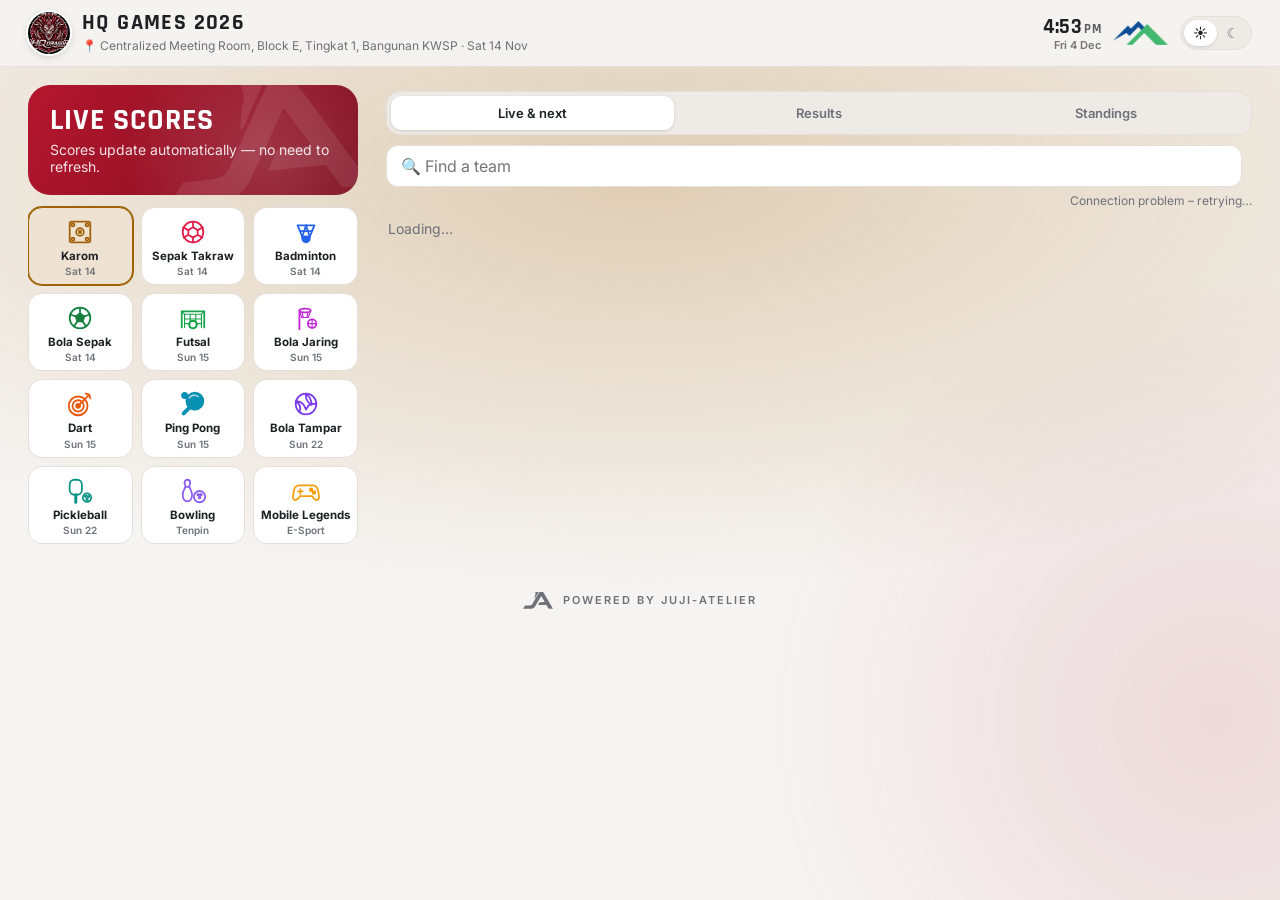
<file: index.html>
<!doctype html>
<html lang="en">
<head>
<meta charset="utf-8">
<meta name="viewport" content="width=device-width, initial-scale=1">
<link rel="icon" type="image/png" sizes="48x48" href="img/favicon-48.png">
<link rel="icon" type="image/png" sizes="192x192" href="img/icon-192.png">
<link rel="apple-touch-icon" href="img/apple-touch-icon.png">
<meta name="description" content="Live scores, results and standings · Kompleks Sukan Tun Adnan · 14–15 Nov">
<meta property="og:type" content="website">
<meta property="og:site_name" content="HQ Games 2026">
<meta property="og:title" content="HQ Games 2026 · Live Scores">
<meta property="og:description" content="Live scores, results and standings · Kompleks Sukan Tun Adnan · 14–15 Nov">
<meta property="og:image" content="https://juji-atelier.github.io/ja-scoring/img/og.jpg">
<meta property="og:image:width" content="1200">
<meta property="og:image:height" content="630">
<meta name="twitter:card" content="summary_large_image">
<title>HQ Games 2026 · Live Scores</title>
<script>location.replace("live/" + location.hash);</script>
<meta http-equiv="refresh" content="0; url=live/">
</head>
<body><a href="live/">Open live scores</a></body>
</html>
</file>
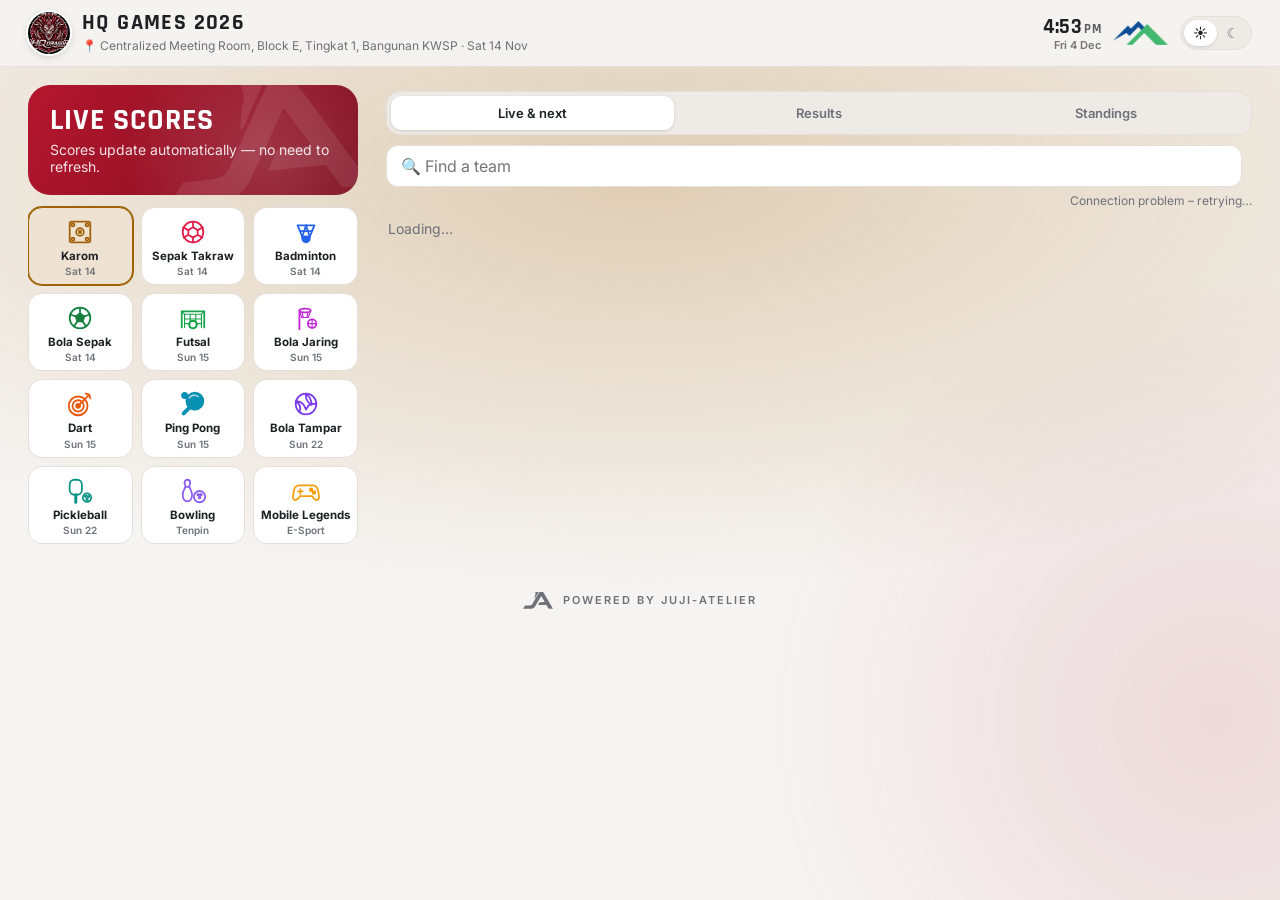
<file: live/index.html>
<!doctype html>
<html lang="en">
<head>
<meta charset="utf-8">
<meta name="viewport" content="width=device-width, initial-scale=1, viewport-fit=cover">
<link rel="icon" type="image/png" sizes="48x48" href="../img/favicon-48.png">
<link rel="icon" type="image/png" sizes="192x192" href="../img/icon-192.png">
<link rel="apple-touch-icon" href="../img/apple-touch-icon.png">
<meta name="description" content="Live scores, results and standings · Kompleks Sukan Tun Adnan · 14–15 Nov">
<meta property="og:type" content="website">
<meta property="og:site_name" content="HQ Games 2026">
<meta property="og:title" content="HQ Games 2026 · Live Scores">
<meta property="og:description" content="Live scores, results and standings · Kompleks Sukan Tun Adnan · 14–15 Nov">
<meta property="og:image" content="https://juji-atelier.github.io/ja-scoring/img/og.jpg">
<meta property="og:image:width" content="1200">
<meta property="og:image:height" content="630">
<meta name="twitter:card" content="summary_large_image">
<meta name="theme-color" content="#F6F4F2">
<title>Live Scores</title>
<link rel="stylesheet" href="../css/theme.css?v=20261115f">
<script src="../js/theme.js?v=20261115f"></script>
<style>
:root{--sport:var(--acc);--text:var(--ink);--muted:var(--mute)}
*{box-sizing:border-box}
html,body{margin:0;font-family:Inter,system-ui,sans-serif;-webkit-font-smoothing:antialiased}
.cond{font-family:Rajdhani,Inter,sans-serif}
.wrap{max-width:860px;margin:0 auto;padding:0 18px}
/* header */
.hd{position:sticky;top:0;z-index:6;background:color-mix(in srgb,var(--bg) 90%,transparent);backdrop-filter:blur(10px);-webkit-backdrop-filter:blur(10px);border-bottom:1px solid var(--line)}
.hd .wrap{display:flex;align-items:center;gap:12px;height:66px}
.hd .brand b{display:block;font-family:Rajdhani,Inter;font-size:22px;letter-spacing:1.4px;line-height:1;text-transform:uppercase}
.hd .brand small{color:var(--mute);font-size:12px}
.hd .sp{flex:1}
/* hero */
.hero{background:var(--hero);color:#fff;border-radius:22px;margin:18px 0 14px;padding:22px 26px;position:relative;overflow:hidden}
.hero:after{content:"";position:absolute;right:-70px;top:-90px;width:320px;height:320px;border-radius:50%;background:radial-gradient(#ffffff26,transparent 65%)}
.hero h1{margin:0;font-family:Rajdhani,Inter;font-size:36px;letter-spacing:1px;line-height:1;text-transform:uppercase;position:relative}
.hero p{margin:6px 0 0;opacity:.88;font-size:14px;position:relative}
.note{margin-top:12px;background:#0000002e;border-radius:10px;padding:8px 12px;font-size:14px;position:relative}
/* scorer announcement */
.ann{display:flex;gap:12px;align-items:flex-start;margin:4px 0 14px;padding:13px 15px;border-radius:14px;
  background:color-mix(in srgb,#F2B544 18%,var(--card));border:1px solid color-mix(in srgb,#F2B544 55%,var(--line));border-left:5px solid var(--sport)}
.ann .ai{font-size:22px;line-height:1}
.ann b{display:block;font-size:16px;line-height:1.3;word-break:break-word}
.ann small{display:block;color:var(--mute);font-size:12px;margin-top:3px}
/* sport chips */
nav{display:flex;gap:8px;overflow-x:auto;padding:2px 0 6px;scrollbar-width:none}
nav::-webkit-scrollbar{display:none}
@media(min-width:700px){nav{flex-wrap:wrap;overflow:visible}}
nav a{flex:none;display:flex;align-items:center;gap:7px;text-decoration:none;color:var(--mute);background:var(--card);border:1px solid var(--line);border-radius:999px;padding:8px 14px;font-weight:600;font-size:13px;line-height:1.1}
nav a:before{content:"";width:8px;height:8px;border-radius:50%;background:var(--c,var(--acc));flex:none}
nav a small{display:none}
nav a.on{background:var(--acc);border-color:var(--acc);color:var(--acc-ink)}
nav a.on:before{background:#fff}
main{padding-bottom:10px}
.sub{display:flex;gap:4px;margin:12px 0 4px;background:var(--bg2);border:1px solid var(--line);padding:4px;border-radius:14px}
.sub button{flex:1;font:inherit;font-weight:600;font-size:13px;color:var(--mute);background:none;border:0;border-radius:10px;padding:9px 6px;cursor:pointer}
.sub button.on{background:var(--card);color:var(--ink);box-shadow:0 1px 3px #0002}
h2{font-size:12px;letter-spacing:.14em;text-transform:uppercase;color:var(--mute);margin:22px 2px 10px;display:flex;align-items:center;gap:10px;font-weight:700}
h2 .lv{display:inline-flex;align-items:center;gap:6px;color:var(--live);font-size:11px;letter-spacing:1px}
h2 .lv:before{content:"";width:7px;height:7px;border-radius:50%;background:var(--live);animation:japulse 1.6s infinite}
.m{background:var(--card);border:1px solid var(--line);border-radius:18px;padding:14px 18px;margin:10px 0;box-shadow:var(--shadow)}
.m .meta{display:flex;gap:8px;font-size:12px;color:var(--mute);flex-wrap:wrap;align-items:center;margin-bottom:6px}
.m .meta:before{content:"";width:8px;height:8px;border-radius:3px;background:var(--sport)}
.m .meta .st{margin-left:auto;color:var(--mute);font-weight:700;letter-spacing:.06em;text-transform:uppercase;font-size:11px}
.m.live .meta .st{color:var(--live)}
.r{display:grid;grid-template-columns:10px 1fr auto auto;gap:10px;align-items:center;padding:4px 0}
.r .dot{width:7px;height:7px;border-radius:50%}
.r .dot.on{background:var(--gold);box-shadow:0 0 0 3px color-mix(in srgb,var(--gold) 30%,transparent)}
.r .n{font-size:16px;font-weight:600;overflow:hidden;text-overflow:ellipsis;white-space:nowrap}
.r .n .pl{display:block;font-size:12.5px;font-weight:400;color:var(--muted);overflow:hidden;text-overflow:ellipsis}
.r .s{font-size:13px;color:var(--mute);font-weight:600;min-width:22px;text-align:right;font-variant-numeric:tabular-nums}
.r .b{font-family:Inter,sans-serif;font-size:26px;font-weight:800;min-width:42px;text-align:right;font-variant-numeric:tabular-nums;line-height:1.05}
.r.win .n:after{content:" ✓";color:var(--gold);font-size:13px}
.r.win .b{color:var(--acc)}
.tag{background:var(--acc-soft);color:var(--acc);font-size:10px;font-weight:800;border-radius:5px;padding:2px 6px;margin-left:6px;vertical-align:middle}
.h{font-size:12px;color:var(--mute);margin-top:8px;padding-top:8px;border-top:1px dashed var(--line);font-variant-numeric:tabular-nums}
/* finished matches: one compact strip each, two across on a wide screen */
.rgrid{display:grid;grid-template-columns:repeat(auto-fill,minmax(min(420px,100%),1fr));gap:10px;margin:10px 0}
.rc{position:relative;isolation:isolate;background:var(--card);border:1px solid var(--line);border-left:4px solid var(--cc,var(--sport));
  border-radius:14px;padding:9px 14px 8px;box-shadow:var(--shadow);overflow:hidden}
.rc:before{content:"";position:absolute;inset:0;z-index:-1;pointer-events:none;
  background:linear-gradient(90deg,color-mix(in srgb,var(--cc,var(--sport)) 14%,transparent),transparent 55%)}
.rc.wb:before{background:linear-gradient(270deg,color-mix(in srgb,var(--cc,var(--sport)) 14%,transparent),transparent 55%)}
.rc .rh{display:flex;gap:8px;align-items:center;font-size:11px;color:var(--mute);margin-bottom:5px;white-space:nowrap;overflow:hidden}
.rc .rh .evc{color:var(--cc,var(--mute));font-weight:800}
.rc .rh .ctb{background:var(--ink);color:var(--bg);border-radius:5px;padding:0 6px;font-weight:900;font-size:10.5px}
.rc .rh .st{margin-left:auto;font-weight:800;letter-spacing:.1em;text-transform:uppercase;font-size:10px}
.rc .rb{display:grid;grid-template-columns:minmax(0,1fr) auto minmax(0,1fr);align-items:center;gap:12px}
.rc .rt{min-width:0}
.rc .rt.b{text-align:right}
.rc .rt b{display:block;font-size:15px;font-weight:700;white-space:nowrap;overflow:hidden;text-overflow:ellipsis}
.rc .rt.w b{font-weight:900}
.rc .rt.l b{color:var(--mute);font-weight:600}
.rc .rt small{display:block;font-size:11px;color:var(--muted);white-space:nowrap;overflow:hidden;text-overflow:ellipsis;margin-top:1px}
.rc .rt.me b{color:var(--acc)}
.rc .rs{display:flex;align-items:center;gap:6px;font-family:Inter,sans-serif;font-size:24px;font-weight:900;line-height:1;font-variant-numeric:tabular-nums}
.rc .rs span{color:var(--mute)}
.rc .rs span.w{color:var(--acc)}
.rc .rs i{font-style:normal;font-size:15px;color:var(--mute)}
.rc .hh{font-size:11px;color:var(--mute);margin-top:6px;padding-top:5px;border-top:1px dashed var(--line);white-space:nowrap;overflow:hidden;text-overflow:ellipsis}
.empty{color:var(--mute);padding:12px 2px;font-size:14px}
.donebar{margin:4px 0 10px;padding:10px 14px;border-radius:12px;font-size:14px;background:color-mix(in srgb,#16a34a 16%,var(--card));border:1px solid color-mix(in srgb,#16a34a 45%,var(--line))}
table{width:100%;border-collapse:separate;border-spacing:0;font-size:14px;background:var(--card);border:1px solid var(--line);border-radius:16px;overflow:hidden;box-shadow:var(--shadow)}
th,td{padding:10px 8px;text-align:center;border-bottom:1px solid var(--line);font-variant-numeric:tabular-nums}
tr:last-child td{border-bottom:0}
th{font-size:11px;color:var(--mute);text-transform:uppercase;letter-spacing:.06em;background:var(--bg2)}
td.t,th.t{text-align:left;padding-left:14px}
tr:nth-child(2) td.t{font-weight:700}
tr:nth-child(2) td.t:before{content:"1";display:inline-grid;place-items:center;width:20px;height:20px;border-radius:6px;background:var(--gold);color:#fff;font-size:11px;font-weight:800;margin-right:8px}
/* find / follow / champion */
.findrow{display:flex;align-items:center;gap:10px;margin:10px 0 0}
.findrow input{flex:1;font:inherit;font-size:16px;background:var(--card);color:var(--ink);border:1px solid var(--line);border-radius:12px;padding:10px 14px}
.findrow span{color:var(--mute);font-size:12px;white-space:nowrap}
#findHits:not(:empty){display:flex;flex-wrap:wrap;gap:6px;margin-top:8px}
#findHits button,.fbar button{font:inherit;font-size:13px;font-weight:700;border-radius:999px;padding:7px 12px;border:1px solid var(--line);background:var(--card);color:var(--ink);cursor:pointer}
#findHits button.on{background:var(--gold);border-color:var(--gold);color:#fff}
.fbar{display:flex;align-items:center;gap:8px;flex-wrap:wrap;margin-top:10px;padding:10px 12px;border-radius:14px;background:color-mix(in srgb,var(--gold) 14%,var(--card));border:1px solid color-mix(in srgb,var(--gold) 45%,var(--line));font-size:14px}
.fbar b{flex:1;min-width:120px}
.fbar button.on{background:var(--gold);border-color:var(--gold);color:#fff}
.r .n.me{color:var(--gold);font-weight:800}
.r .n.me:before{content:"★ "}
mark{background:color-mix(in srgb,var(--warn) 40%,transparent);color:inherit;border-radius:3px;padding:0 1px}
tr.me td{background:color-mix(in srgb,var(--gold) 14%,var(--card))}
/* champions: a podium per category, side by side, confetti falling behind it */
.champs{display:grid;grid-template-columns:repeat(auto-fit,minmax(min(300px,100%),1fr));gap:12px;margin:14px 0 6px}
.champ{position:relative;overflow:hidden;isolation:isolate;border-radius:18px;padding:14px 14px 0;
  background:radial-gradient(120% 90% at 50% 0%,color-mix(in srgb,var(--cc,var(--sport)) 22%,var(--card)),var(--card) 70%);
  border:1px solid var(--line);border-top:4px solid var(--cc,var(--sport));box-shadow:var(--shadow);animation:chIn .6s var(--d,0s) both}
.champ .k{position:relative;z-index:1;text-align:center;display:flex;flex-direction:column;gap:2px;
  font-size:10.5px;font-weight:800;letter-spacing:.16em;text-transform:uppercase;color:var(--mute)}
.champ .k b{font-size:12px;letter-spacing:.08em;color:var(--cc,var(--ink))}
.podium{position:relative;z-index:1;display:grid;grid-template-columns:1fr 1.15fr 1fr;align-items:end;gap:6px;margin-top:10px}
.pl{display:flex;flex-direction:column;align-items:center;text-align:center;min-width:0}
.pl .nm{font-family:Rajdhani,Inter;font-weight:700;text-transform:uppercase;line-height:1.05;font-size:14px;margin-bottom:6px;
  display:-webkit-box;-webkit-line-clamp:2;-webkit-box-orient:vertical;overflow:hidden;word-break:break-word}
.pl.p1 .nm{font-size:18px}
.pl .cup{font-size:30px;line-height:1;margin-bottom:4px;filter:drop-shadow(0 4px 8px #0006);animation:chCup 2.6s ease-in-out infinite}
.pl .blk{width:100%;display:grid;place-items:center;border-radius:10px 10px 0 0;box-shadow:inset 0 2px 0 #fff6}
.pl .blk i{font-style:normal;font-family:Inter,sans-serif;font-weight:900;font-size:22px;color:#0009}
.pl.p1 .blk{height:74px;background:linear-gradient(180deg,#FFE08A,#D2A13A)}
.pl.p2 .blk{height:52px;background:linear-gradient(180deg,#F4F6FA,#A9B3BF)}
.pl.p3 .blk{height:36px;background:linear-gradient(180deg,#F3BD8A,#B06A32)}
.cf{position:absolute;inset:0;z-index:0;pointer-events:none}
.cf i{position:absolute;top:-12px;width:7px;height:11px;border-radius:2px;opacity:.9;animation:cfFall 4s linear infinite}
.cf i:nth-child(3n){width:6px;height:6px;border-radius:50%}
@keyframes cfFall{0%{transform:translateY(0) rotate(var(--r,0deg))}100%{transform:translateY(260px) rotate(calc(var(--r,0deg) + 540deg));opacity:0}}
@keyframes chIn{from{opacity:0;transform:translateY(10px) scale(.98)}to{opacity:1;transform:none}}
@keyframes chCup{0%,100%{transform:translateY(0) rotate(-4deg)}50%{transform:translateY(-4px) rotate(4deg)}}
@media (prefers-reduced-motion:reduce){.champ,.pl .cup,.cf i{animation:none}.cf{display:none}}
.upd{font-size:12px;color:var(--mute);text-align:right;margin-top:6px}
@media(max-width:600px){.wrap{padding:0 14px}.hd .wrap{height:60px;gap:8px}.hd .brand b{font-size:18px}.hd .brand small{display:none}.logo-org{height:16px}.logo-dragon{width:36px;height:36px}.hero{padding:20px}.hero h1{font-size:30px}}
/* JA splash: logo in the middle, then fades into the page (on open and on refresh) */
.jasplash{position:fixed;inset:0;z-index:999;display:flex;flex-direction:column;align-items:center;justify-content:center;gap:18px;background:radial-gradient(circle at 50% 42%,#2a2d35,#0e0f12 70%);animation:jasplashOut .6s ease 1.7s forwards}
.jasplash i{display:block;width:min(52vw,230px);aspect-ratio:140/79;background:linear-gradient(160deg,#fff,#c9ced6 45%,#8a9099);-webkit-mask:url(../img/ja.svg) center/contain no-repeat;mask:url(../img/ja.svg) center/contain no-repeat;opacity:0;animation:jasplashIn .7s cubic-bezier(.2,.7,.2,1) .1s forwards}
.jasplash u{display:block;height:2px;width:0;background:linear-gradient(90deg,transparent,#D2AC70,transparent);animation:jasplashLine .7s ease .5s forwards}
.jasplash b{font:600 12px/1 Inter,system-ui,sans-serif;letter-spacing:6px;padding-left:6px;color:#b8bec7;opacity:0;animation:jasplashIn .6s ease .7s forwards}
.nosplash .jasplash{display:none}
@keyframes jasplashIn{from{opacity:0;transform:scale(.9)}to{opacity:1;transform:none}}
@keyframes jasplashLine{to{width:min(40vw,170px)}}
@keyframes jasplashOut{to{opacity:0;visibility:hidden}}
@media(prefers-reduced-motion:reduce){.jasplash,.jasplash *{animation-duration:.01s!important;animation-delay:0s!important}.jasplash{animation-delay:1.2s!important}}
.evs{display:grid;grid-template-columns:1fr 1fr;gap:10px;margin-top:8px;padding-top:8px;border-top:1px dashed var(--line);font-size:12.5px;color:var(--mute)}
.evs span{display:block;line-height:1.5}.evs i{font-style:normal;opacity:.75}.evs>div:last-child{text-align:right}

/* ---------- sport grid (js/sportnav.js) inside the old nav ---------- */
nav.sgrid{overflow:visible;flex-wrap:nowrap;padding:0}
nav.sgrid a:before{content:none}
nav.sgrid a small{display:block}
/* ---------- livelier match cards ---------- */
.m{position:relative}
.m.hascat{border-left:5px solid var(--cc)}
html[data-theme="dark"] .m.hascat{--cc:var(--ccd)}
.m .meta:before{display:none}
.m .meta .ctb{background:var(--ink);color:var(--bg);border-radius:6px;padding:1px 7px;font-weight:900;font-size:11px}
.m .meta .evc{color:var(--cc,var(--mute));font-weight:800;letter-spacing:.02em}
.m .meta .ptb{background:linear-gradient(120deg,#D2AC70,#9a7442);color:#fff;border-radius:6px;padding:1px 7px;font-weight:900;font-size:10.5px;letter-spacing:.08em}
.r.lead .b{color:var(--acc)}
.m.flash{box-shadow:0 0 0 2px #D2AC70,0 0 26px #D2AC7088;transition:box-shadow .3s}
.r .b{position:relative}
.plus1{position:absolute;right:calc(100% + 6px);top:50%;transform:translateY(-50%);font:900 13px/1 Inter,sans-serif;font-style:normal;color:#9a7442;background:#fff6e5;border:1px solid #D2AC70;border-radius:7px;padding:3px 6px;animation:plusup 2.8s ease-out forwards}
@keyframes plusup{0%{opacity:0;transform:translateY(-20%)}12%{opacity:1;transform:translateY(-50%)}75%{opacity:1}100%{opacity:0;transform:translateY(-110%)}}
/* ---------- just finished ---------- */
.fin{margin:10px 0;border-radius:16px;overflow:hidden;border:1px solid #D2AC7088;background:var(--card);box-shadow:var(--shadow);animation:finin .5s ease-out}
.fin .bn{background:linear-gradient(120deg,#D2AC70,#9a7442);color:#fff;padding:9px 14px;font-weight:900;font-size:15px}
.fin .bd{padding:10px 14px;font-size:13.5px;color:var(--mute);line-height:1.45}.fin .bd b{color:var(--ink)}
@keyframes finin{from{opacity:0;transform:translateY(6px)}}
/* ---------- live status line ---------- */
.ldot{display:inline-block;width:7px;height:7px;border-radius:50%;background:#16a34a;margin-right:6px;vertical-align:1px;animation:japulse 1.6s infinite}
/* ---------- moving background glow in the sport's colour ---------- */
/* Two soft blobs on their own fixed layers, moved with transform only (GPU, no repaint). */
html{background:var(--bg)}body{background:transparent}
body::before,body::after{content:"";position:fixed;z-index:-1;pointer-events:none;will-change:transform}
body::before{inset:-25% -25% auto -25%;height:90vh;
  background:radial-gradient(closest-side, color-mix(in srgb, var(--sport) 26%, transparent), transparent);
  animation:jaDriftA 26s ease-in-out infinite alternate}
body::after{width:70vmax;height:70vmax;right:-30vmax;top:30vh;border-radius:50%;
  background:radial-gradient(closest-side, color-mix(in srgb, #B3202F 12%, transparent), transparent);
  animation:jaDriftB 34s ease-in-out infinite alternate}
html[data-theme="dark"] body::before{background:radial-gradient(closest-side, color-mix(in srgb, var(--sport) 38%, transparent), transparent)}
html[data-theme="dark"] body::after{background:radial-gradient(closest-side, color-mix(in srgb, #B3202F 20%, transparent), transparent)}
@keyframes jaDriftA{0%{transform:translate3d(-12%,-6%,0) scale(1)}50%{transform:translate3d(8%,2%,0) scale(1.12)}100%{transform:translate3d(14%,-4%,0) scale(.95)}}
@keyframes jaDriftB{0%{transform:translate3d(0,0,0) scale(1)}100%{transform:translate3d(-45vw,22vh,0) scale(1.25)}}
@media (prefers-reduced-motion:reduce){body::before,body::after{animation:none}}
@media (prefers-reduced-motion:reduce){.plus1,.fin,.ldot{animation:none}}
/* iPhone zooms into text boxes under 16px */
@media (pointer:coarse){input:not([type=checkbox]):not([type=radio]):not([type=file]),select,textarea{font-size:max(16px,1em)!important}}
/* ---------- big faded JA watermark on the right of the title card ---------- */
.hero:before{content:"";position:absolute;right:-2.5%;top:50%;height:104%;width:auto;aspect-ratio:140/79;transform:translateY(-50%) rotate(-6deg);background:#fff;opacity:.09;pointer-events:none;-webkit-mask:url(../img/ja.svg) center/contain no-repeat;mask:url(../img/ja.svg) center/contain no-repeat}
@media(max-width:600px){.hero:before{width:200px;height:114px;right:-40px;opacity:.08}}
/* ---------- up next, compact ---------- */
.nxg{margin:0 0 6px}
.nxh{font-weight:800;font-size:14px;margin:14px 0 6px;color:var(--ink)}
/* one box per court, sharing the row: two courts = two halves, six tables = three per row */
.nxl{display:grid;grid-template-columns:repeat(auto-fit,minmax(280px,1fr));gap:8px}
.nx{display:flex;flex-direction:column;gap:6px;background:var(--card);border:1px solid var(--line);border-left:4px solid var(--cc,var(--line));
  border-radius:12px;padding:10px 14px;min-width:0}
.nx .nh{display:flex;align-items:center;justify-content:space-between;gap:8px}
.nx .ctb{background:var(--ink);color:var(--bg);border-radius:6px;padding:1px 8px;font-weight:900;font-size:11px;white-space:nowrap}
.nx .nr{font-size:11px;color:var(--mute);text-align:right}
.nx .nt{display:flex;flex-wrap:wrap;align-items:baseline;column-gap:8px;font-weight:800;font-size:15px;line-height:1.3}
.nx .nt span{overflow-wrap:anywhere}
.nx .nt i{font-style:normal;font-size:11px;color:var(--mute);font-weight:600;line-height:1.2}
.nx.me{border-color:var(--acc);box-shadow:0 0 0 1px var(--acc) inset}
@media (max-width:600px){
  .nxl{grid-template-columns:1fr 1fr;gap:6px}
  .nx{padding:8px 10px;gap:4px}
  .nx .nh{flex-wrap:wrap;gap:4px}
  .nx .nt{font-size:13.5px;flex-direction:column;align-items:flex-start}
  .nx .nr{font-size:10.5px}
}
/* ---------- knockout bracket ---------- */
.bk{margin:6px 0 22px}
.bk h3{margin:0 0 10px;font-size:13px;letter-spacing:.06em;text-transform:uppercase;color:var(--mute);font-weight:800}
.bk .bscroll{overflow-x:auto;-webkit-overflow-scrolling:touch;padding-bottom:4px}
.bk .brow{display:flex;min-width:max-content}
.bk .bcol{display:flex;flex-direction:column;width:178px}
.bk .bt{font-size:11px;font-weight:800;letter-spacing:.1em;text-transform:uppercase;color:var(--mute);margin:0 0 6px 2px}
.bk .bcol:not(:first-child) .bt{margin-left:18px}
.bk .bbody{flex:1;display:flex;flex-direction:column;justify-content:space-around}
.bk .pair{position:relative;display:flex;flex-direction:column;justify-content:space-around;gap:14px;padding-right:18px;flex:1}
/* the bracket line joining two matches to the one they feed */
.bk .pair.two::after{content:"";position:absolute;right:0;top:25%;bottom:25%;width:18px;border:2px solid var(--line);border-left:0;border-radius:0 8px 8px 0}
.bk .bcol:last-child .pair{padding-right:0;flex:0;margin:auto 0}
.bk .bcol:not(:first-child) .bm{margin-left:18px}
.bk .bcol:not(:first-child) .bm::before{content:"";position:absolute;left:-18px;top:50%;width:18px;border-top:2px solid var(--line)}
.bk .bm{position:relative;background:var(--card);border:1px solid var(--line);border-radius:12px;padding:7px 10px 6px;box-shadow:var(--shadow)}
.bk .bm.live{border-color:var(--live);box-shadow:0 0 0 1px var(--live) inset}
.bk .bh{display:flex;justify-content:space-between;gap:6px;font-size:10.5px;font-weight:700;color:var(--mute);margin-bottom:3px;white-space:nowrap}
.bk .bm.live .bh span:last-child{color:var(--live)}
.bk .ld{display:inline-block;width:6px;height:6px;border-radius:50%;background:var(--live);margin-right:4px;vertical-align:1px}
.bk .br{display:flex;align-items:center;gap:8px;padding:3px 0;font-size:13.5px;font-weight:800}
.bk .br + .br{border-top:1px solid var(--line)}
.bk .br .bn{flex:1;min-width:0;overflow:hidden;text-overflow:ellipsis;white-space:nowrap}
.bk .br b{font-variant-numeric:tabular-nums;min-width:14px;text-align:right}
.bk .br.ph .bn{font-style:italic;font-weight:600;color:var(--mute)}
.bk .br.win{color:var(--gold)}
.bk .br.lose{color:var(--mute);font-weight:600}
.bk .bchamp{margin:12px 0 0 18px;padding:8px 10px;border-radius:12px;text-align:center;font-weight:900;font-size:13px;
  background:linear-gradient(120deg,#D2AC70,#9a7442);color:#16181d}
.bk .bchamp span{display:block;font-size:15px}
.bk .b3{margin-top:12px;max-width:178px}
.bk .br.me .bn{color:var(--acc)}
.bk .bm:has(.br.me){border-color:var(--acc)}


/* ---------- laptop / desktop: sticky left column, wide match area ---------- */
@media (min-width:1100px){
  .wrap{max-width:1360px;padding:0 28px}
  .page{display:grid;grid-template-columns:330px minmax(0,1fr);gap:28px;align-items:start}
  .side{position:sticky;top:66px;max-height:calc(100vh - 66px);overflow:auto;scrollbar-width:none;padding-bottom:12px}
  .side::-webkit-scrollbar{display:none}
  .side .hero{margin:18px 0 12px;padding:20px 22px}
  .side .hero h1{font-size:30px}
  .side .sgrid{grid-template-columns:repeat(3,minmax(0,1fr))}
  .page main{padding-top:6px}
  .page .sub{margin-top:18px}
  .nxg{display:grid;grid-template-columns:92px minmax(0,1fr);gap:12px;align-items:start;margin:0 0 8px}
  .nxh{margin:0;padding-top:12px;font-size:15px;text-align:right;color:var(--mute)}
  .nxl{grid-template-columns:repeat(auto-fill,minmax(320px,1fr))}
  .nx{padding:11px 16px}
  .nx .nt{font-size:16px}
  #body table{width:100%}
}
@media (min-width:1500px){ .wrap{max-width:1500px} .page{grid-template-columns:360px minmax(0,1fr)} }
</style>
<script>/* Splash plays on open and on refresh; skipped on Back/Forward and when hopping here from another page of this site */
try{var n=performance.getEntriesByType("navigation")[0],t=n?n.type:"navigate",seen=sessionStorage.getItem("ja-splash"),own=document.referrer.indexOf(location.origin+"/")===0;sessionStorage.setItem("ja-splash","1");if(t==="back_forward"||(t==="navigate"&&own&&seen))document.documentElement.classList.add("nosplash")}catch(e){}</script>
</head>
<body>
<div class="jasplash" aria-hidden="true" onanimationend="if(event.animationName==='jasplashOut')this.remove()"><i></i><u></u><b>JUJI-ATELIER</b></div>
<header class="hd"><div class="wrap">
  <img class="logo-dragon" src="../img/dragon.jpg" alt="HQ Dragon">
  <div class="brand"><b id="ev">Live Scores</b><small id="venue"></small></div>
  <div class="sp"></div>
  <div data-clock></div>
  <img class="logo-org" src="../img/sabah-electricity.png" alt="Sabah Electricity">
  <div data-theme-toggle></div>
</div></header>
<div class="wrap page">
  <aside class="side">
  <section class="hero"><h1>Live Scores</h1><p>Scores update automatically — no need to refresh.</p><div class="note" id="note" hidden></div></section>
  <nav id="tabs"></nav>
  </aside>
  <main>
    <div class="sub" id="sub">
      <button data-v="live" class="on">Live &amp; next</button>
      <button data-v="results">Results</button>
      <button data-v="table">Standings</button>
      <button data-v="bracket" id="subBracket" hidden>Bracket</button>
    </div>
    <div class="findrow"><input id="find" type="search" placeholder="🔍 Find a team" autocomplete="off" enterkeyhint="search"><span id="findN"></span></div>
    <div id="findHits"></div>
    <div id="followBar"></div>
    <div class="upd" id="upd"></div>
    <div id="body"><div class="empty">Loading…</div></div>
  </main>
</div>
<footer class="jafoot"><span class="jamark"></span>Powered by JUJI-ATELIER</footer>
<script type="module" src="live.js?v=20261115f"></script>
</body>
</html>
</file>
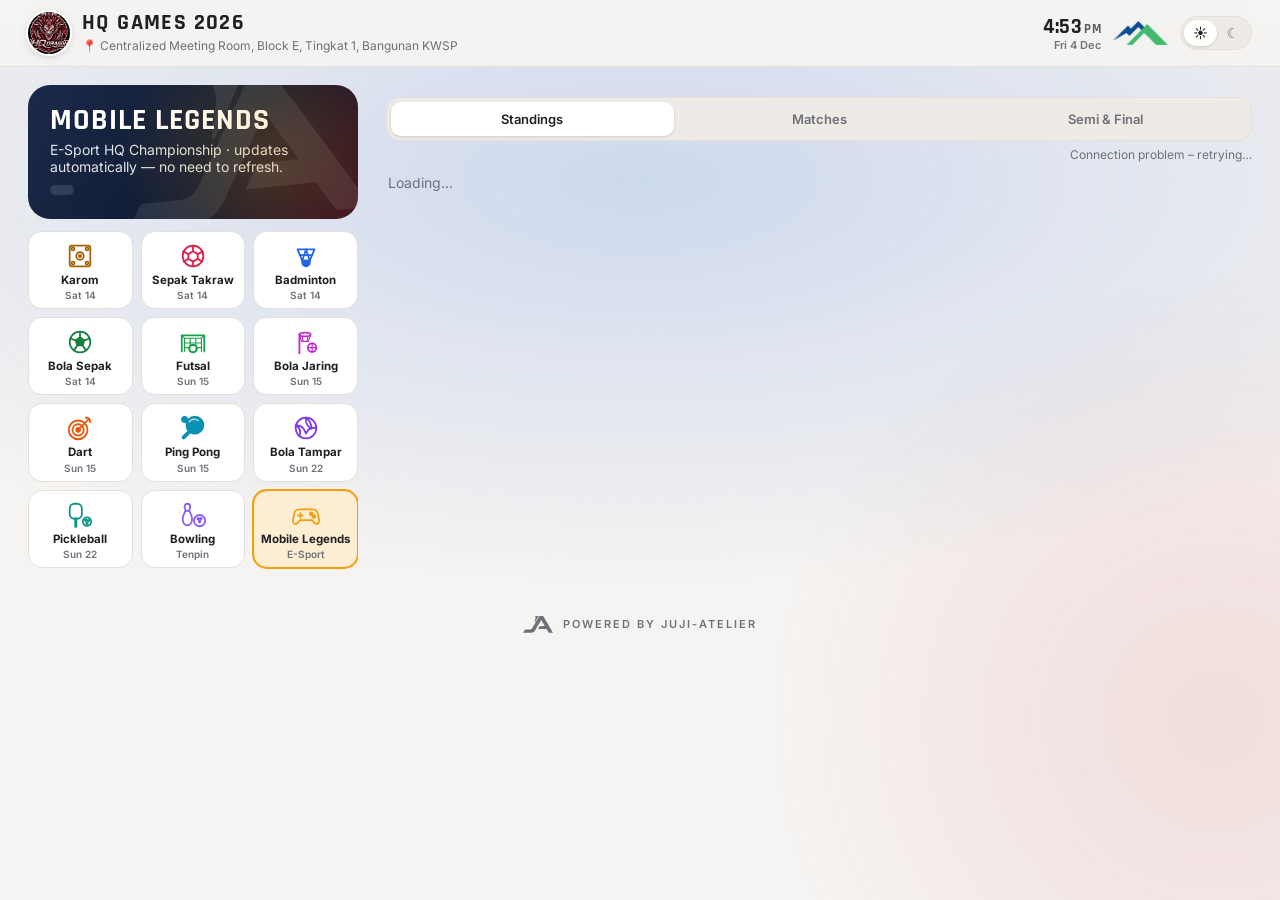
<file: mlbb.html>
<!doctype html>
<html lang="en">
<head>
<meta charset="utf-8">
<meta name="viewport" content="width=device-width, initial-scale=1, viewport-fit=cover">
<link rel="icon" type="image/png" sizes="48x48" href="img/favicon-48.png">
<link rel="apple-touch-icon" href="img/apple-touch-icon.png">
<meta name="theme-color" content="#F6F4F2">
<title>Mobile Legends · Live Standings</title>
<link rel="stylesheet" href="css/theme.css?v=20261115f">
<script src="js/theme.js?v=20261115f"></script>
<style>
:root{--sport:#f59e0b;--ga:#D23A3A;--gb:#2F6FE0}
*{box-sizing:border-box}
html,body{margin:0;font-family:Inter,system-ui,sans-serif;-webkit-font-smoothing:antialiased}
.wrap{max-width:860px;margin:0 auto;padding:0 18px}
.hd{position:sticky;top:0;z-index:6;background:color-mix(in srgb,var(--bg) 90%,transparent);backdrop-filter:blur(10px);-webkit-backdrop-filter:blur(10px);border-bottom:1px solid var(--line)}
.hd .wrap{display:flex;align-items:center;gap:12px;height:66px}
.hd .brand b{display:block;font-family:Rajdhani,Inter;font-size:22px;letter-spacing:1.4px;line-height:1;text-transform:uppercase}
.hd .brand small{color:var(--mute);font-size:12px}
.hd .sp{flex:1}
.hero{background:linear-gradient(120deg,#1b2a4a,#0f1a30 60%,#3a1020);color:#fff;border-radius:22px;margin:18px 0 14px;padding:22px 26px;position:relative;overflow:hidden}
.hero:after{content:"";position:absolute;right:-70px;top:-90px;width:320px;height:320px;border-radius:50%;background:radial-gradient(#f59e0b33,transparent 65%)}
.hero h1{margin:0;font-family:Rajdhani,Inter;font-size:36px;letter-spacing:1px;line-height:1;text-transform:uppercase;position:relative}
.hero p{margin:6px 0 0;opacity:.88;font-size:14px;position:relative}
.hero .pill{display:inline-block;margin-top:10px;background:#ffffff1f;border-radius:999px;padding:5px 12px;font-size:12px;font-weight:700;letter-spacing:.08em;text-transform:uppercase;position:relative}
nav{display:flex;gap:8px;overflow-x:auto;padding:2px 0 6px;scrollbar-width:none}
nav::-webkit-scrollbar{display:none}
nav.sgrid{overflow:visible;flex-wrap:nowrap;padding:0}
nav.sgrid a:before{content:none}
nav.sgrid a small{display:block}
@media(min-width:700px){nav{flex-wrap:wrap;overflow:visible}}
nav a{flex:none;display:flex;align-items:center;gap:7px;text-decoration:none;color:var(--mute);background:var(--card);border:1px solid var(--line);border-radius:999px;padding:8px 14px;font-weight:600;font-size:13px;line-height:1.1}
nav a:before{content:"";width:8px;height:8px;border-radius:50%;background:var(--c,var(--acc));flex:none}
nav a.on{background:var(--acc);border-color:var(--acc);color:var(--acc-ink)}
nav a.on:before{background:#fff}
.sub{display:flex;gap:4px;margin:12px 0 4px;background:var(--bg2);border:1px solid var(--line);padding:4px;border-radius:14px}
.sub button{flex:1;font:inherit;font-weight:600;font-size:13px;color:var(--mute);background:none;border:0;border-radius:10px;padding:9px 6px;cursor:pointer}
.sub button.on{background:var(--card);color:var(--ink);box-shadow:0 1px 3px #0002}
h2{font-size:12px;letter-spacing:.14em;text-transform:uppercase;color:var(--mute);margin:22px 2px 10px;display:flex;align-items:center;gap:10px;font-weight:700}
h2 .gtag{color:#fff;border-radius:6px;padding:3px 8px;letter-spacing:.1em}
.empty{color:var(--mute);padding:12px 2px;font-size:14px}
.donebar{margin:4px 0 10px;padding:10px 14px;border-radius:12px;font-size:14px;background:color-mix(in srgb,#16a34a 16%,var(--card));border:1px solid color-mix(in srgb,#16a34a 45%,var(--line))}
.upd{font-size:12px;color:var(--mute);text-align:right;margin-top:6px}
/* table */
.tw{background:var(--card);border:1px solid var(--line);border-radius:16px;overflow:hidden;box-shadow:var(--shadow)}
.tw.A{border-top:4px solid var(--ga)}.tw.B{border-top:4px solid var(--gb)}
table{width:100%;border-collapse:collapse;font-size:14px}
th,td{padding:9px 6px;text-align:center;border-bottom:1px solid var(--line);font-variant-numeric:tabular-nums}
tr:last-child td{border-bottom:0}
th{font-size:10.5px;color:var(--mute);text-transform:uppercase;letter-spacing:.06em;background:var(--bg2)}
td.t,th.t{text-align:left}
td.rk{width:30px;font-weight:800;color:var(--mute)}
td.t .tc{display:flex;align-items:center;gap:8px;min-width:0}
td.t .nm{font-weight:600;overflow:hidden;text-overflow:ellipsis;white-space:nowrap;max-width:46vw}
.slot{font-size:10px;font-weight:800;color:#fff;border-radius:4px;padding:2px 5px;flex:none}
.A .slot{background:var(--ga)}.B .slot{background:var(--gb)}
.lg{width:24px;height:24px;border-radius:6px;object-fit:contain;flex:none;background:var(--bg2)}
td.pts b{display:inline-block;min-width:30px;border-radius:7px;padding:3px 0;background:var(--bg2)}
tr.q td{background:color-mix(in srgb,var(--gold) 12%,var(--card))}
tr.q td.pts b{background:var(--gold);color:#fff}
tr.cut td{border-bottom:2px dashed var(--gold)}
.pos{color:var(--ok)}.neg{color:var(--bad)}
.form{display:flex;gap:3px;justify-content:center}
.form i{width:9px;height:9px;border-radius:50%;background:var(--line)}
.form i.W{background:var(--ok)}.form i.L,.form i.WO{background:var(--bad)}
.live-ann{display:flex;gap:12px;align-items:center;margin:4px 0 12px;padding:13px 15px;border-radius:14px;background:linear-gradient(100deg,#9b0f22,#e2394d);color:#fff;box-shadow:var(--shadow)}
.live-ann .ai{font-size:26px;line-height:1}.live-ann b{display:block;font-size:15px;letter-spacing:.04em}.live-ann small{display:block;font-size:12px;opacity:.9;margin-top:2px}
.live-ann a{display:inline-block;margin-top:6px;background:#fff;color:#9b0f22;font-weight:800;font-size:14px;padding:7px 14px;border-radius:999px;text-decoration:none;word-break:break-all}
.lvtag{background:var(--live);color:#fff;border-radius:6px;padding:2px 7px;font-size:10px;font-weight:800;letter-spacing:.06em}
.pend{background:#ffb020;color:#1a1200;border-radius:6px;padding:3px 8px;letter-spacing:.06em}
.pendbox{margin:14px 0 0;padding:12px 14px;border-radius:14px;background:color-mix(in srgb,#ffb020 16%,var(--card));border:1px solid color-mix(in srgb,#ffb020 60%,var(--line));font-size:14px;line-height:1.4}
.key{display:flex;flex-wrap:wrap;gap:6px 14px;color:var(--mute);font-size:12px;margin:10px 2px}
@media(max-width:600px){.wrap{padding:0 12px}.hd .wrap{height:60px;gap:8px}.hd .brand b{font-size:18px}.hd .brand small{display:none}.logo-org{height:16px}.logo-dragon{width:36px;height:36px}
  .hero{padding:20px}.hero h1{font-size:28px}.hide-s{display:none}th,td{padding:8px 4px}table{font-size:13px}}
/* matches */
.m{background:var(--card);border:1px solid var(--line);border-radius:16px;padding:12px 16px;margin:10px 0;box-shadow:var(--shadow)}
.m .meta{display:flex;gap:8px;font-size:12px;color:var(--mute);margin-bottom:6px;align-items:center}
.m .meta .st{margin-left:auto;font-weight:700;letter-spacing:.06em;text-transform:uppercase;font-size:11px}
.m.live .meta .st{color:var(--live)}
.r{display:grid;grid-template-columns:auto 1fr auto;gap:10px;align-items:center;padding:4px 0}
.r .n{font-size:16px;font-weight:600;overflow:hidden;text-overflow:ellipsis;white-space:nowrap;display:flex;align-items:center;gap:8px}
.r .b{font-size:24px;font-weight:800;min-width:36px;text-align:right;font-variant-numeric:tabular-nums}
.r .k{font-size:12px;color:var(--mute);font-weight:600}
.r.win .n:after{content:"✓";color:var(--gold);font-size:13px}
.r.win .b{color:var(--acc)}
.r .sl{font-size:10px;font-weight:800;color:#fff;border-radius:4px;padding:2px 5px}
.sl.A{background:var(--ga)}.sl.B{background:var(--gb)}
.champ{margin:14px 0 4px;border-radius:18px;padding:16px 18px;color:#fff;background:linear-gradient(120deg,#6f5220,#a8823f 55%,#6f5220);box-shadow:var(--shadow)}
.champ .k{font-size:11px;font-weight:800;letter-spacing:.14em;text-transform:uppercase;opacity:.85}
.champ .w{font-family:Rajdhani,Inter;font-size:30px;font-weight:700;line-height:1.05;text-transform:uppercase;margin:4px 0 8px}
.champ .o{display:flex;gap:6px 16px;flex-wrap:wrap;font-size:14px;font-weight:600;opacity:.95}
/* iPhone zooms into text boxes under 16px */
@media (pointer:coarse){input:not([type=checkbox]):not([type=radio]):not([type=file]),select,textarea{font-size:max(16px,1em)!important}}
/* ---------- moving background glow ---------- */
/* Two soft blobs on their own fixed layers, moved with transform only (GPU, no repaint). */
html{background:var(--bg)}body{background:transparent}
body::before,body::after{content:"";position:fixed;z-index:-1;pointer-events:none;will-change:transform}
body::before{inset:-25% -25% auto -25%;height:90vh;
  background:radial-gradient(closest-side, color-mix(in srgb, var(--gb) 20%, transparent), transparent);
  animation:jaDriftA 26s ease-in-out infinite alternate}
body::after{width:70vmax;height:70vmax;right:-30vmax;top:30vh;border-radius:50%;
  background:radial-gradient(closest-side, color-mix(in srgb, var(--ga) 12%, transparent), transparent);
  animation:jaDriftB 34s ease-in-out infinite alternate}
html[data-theme="dark"] body::before{background:radial-gradient(closest-side, color-mix(in srgb, var(--gb) 32%, transparent), transparent)}
html[data-theme="dark"] body::after{background:radial-gradient(closest-side, color-mix(in srgb, var(--ga) 20%, transparent), transparent)}
@keyframes jaDriftA{0%{transform:translate3d(-12%,-6%,0) scale(1)}50%{transform:translate3d(8%,2%,0) scale(1.12)}100%{transform:translate3d(14%,-4%,0) scale(.95)}}
@keyframes jaDriftB{0%{transform:translate3d(0,0,0) scale(1)}100%{transform:translate3d(-45vw,22vh,0) scale(1.25)}}
@media (prefers-reduced-motion:reduce){body::before,body::after{animation:none}}
/* ---------- big faded JA watermark on the right of the title card ---------- */
.hero:before{content:"";position:absolute;right:-2.5%;top:50%;height:104%;width:auto;aspect-ratio:140/79;transform:translateY(-50%) rotate(-6deg);background:#fff;opacity:.09;pointer-events:none;-webkit-mask:url(img/ja.svg) center/contain no-repeat;mask:url(img/ja.svg) center/contain no-repeat}
@media(max-width:600px){.hero:before{width:200px;height:114px;right:-40px;opacity:.08}}

/* ---------- laptop / desktop: sticky left column, wide content ---------- */
@media (min-width:1100px){
  .wrap{max-width:1360px;padding-left:28px;padding-right:28px}
  .page{display:grid;grid-template-columns:330px minmax(0,1fr);gap:28px;align-items:start}
  .side{position:sticky;top:66px;max-height:calc(100vh - 66px);overflow:auto;scrollbar-width:none;padding-bottom:12px}
  .side::-webkit-scrollbar{display:none}
  .side .hero{margin:18px 0 12px;padding:20px 22px}
  .side .hero h1{font-size:30px}
  .side .sgrid{grid-template-columns:repeat(3,minmax(0,1fr))}
  .pmain{padding-top:18px;min-width:0}
}
@media (min-width:1500px){ .wrap{max-width:1500px} .page{grid-template-columns:360px minmax(0,1fr)} }
</style>
<script src="js/splash.js?v=20261115f"></script>
</head>
<body>
<header class="hd"><div class="wrap">
  <img class="logo-dragon" src="img/dragon.jpg" alt="HQ Dragon">
  <div class="brand"><b id="ev">HQ Games 2026</b><small id="venue">📍 Centralized Meeting Room, Block E, Tingkat 1, Bangunan KWSP</small></div>
  <div class="sp"></div>
  <div data-clock></div>
  <img class="logo-org" src="img/sabah-electricity.png" alt="Sabah Electricity">
  <div data-theme-toggle></div>
</div></header>
<div class="wrap page">
  <aside class="side">
  <section class="hero"><h1 id="title">Mobile Legends</h1><p id="sub">E-Sport HQ Championship · updates automatically — no need to refresh.</p><span class="pill" id="prog" hidden></span></section>
  <nav id="tabs"></nav>
  </aside>
  <main class="pmain">
    <div class="sub" id="subtabs">
      <button data-v="table" class="on">Standings</button>
      <button data-v="matches">Matches</button>
      <button data-v="playoffs">Semi &amp; Final</button>
    </div>
    <div class="upd" id="upd"></div>
    <div id="body"><div class="empty">Loading…</div></div>
  </main>
</div>
<footer class="jafoot"><span class="jamark"></span>Powered by JUJI-ATELIER</footer>
<script type="module">
const ML_VENUE = "Centralized Meeting Room, Block E, Tingkat 1, Bangunan KWSP";
// Mobile Legends standings for the HQ Games live page.
// Data: Firebase  mlbb/live  — written by the JA ESPORT console (Group Stage tab).
import { firebaseConfig, SPORTS, EVENT_DEFAULTS } from "./config.js?v=20261115f";
import { renderSportGrid, sportItems, fetchLiveCounts } from "./js/sportnav.js?v=20261115f";
import { cfgOf, shown, isDone, mlHas, mlEffective, KEEP } from "./js/livecfg.js?v=20261115f";
const BASE = String(firebaseConfig.databaseURL || "").replace(/\/$/, "");
const POLL_MS = 12000;
const $ = s => document.querySelector(s);
const esc = s => String(s ?? "").replace(/[&<>"']/g, c => ({ "&": "&amp;", "<": "&lt;", ">": "&gt;", '"': "&quot;", "'": "&#39;" }[c]));
const DEMO = new URLSearchParams(location.search).has("demo");
let D = null, lastOk = 0, timer = null;
let cfg = { show: {}, done: {} }, kept = false;   // Admin → Live score settings; kept = showing the saved copy
let sub = (() => { try { return sessionStorage.getItem("mlbbSub") || "table"; } catch (e) { return "table"; } })();

let boardNames = {};
const bname = (id, d) => String((boardNames[id] || {}).name || "").trim() || d;
let liveCounts = {};
const sportTabs = () => {
  renderSportGrid($("#tabs"), sportItems(SPORTS, id => id === "bowling" ? "bowling.html" : id === "mlbb" ? "mlbb.html" : "live/#" + id,
    { bowling: bname("bowling", "Bowling"), mlbb: bname("mlbb", "Mobile Legends") }, liveCounts, cfg), "mlbb");
  const t = document.getElementById("title"); if (t) t.textContent = bname("mlbb", "Mobile Legends"); };
sportTabs();
{ const base = String(firebaseConfig.databaseURL || "").replace(/\/$/, "");
  const lc = () => fetchLiveCounts(base, Object.keys(SPORTS), cfg).then(c => { liveCounts = c; sportTabs(); }).catch(() => {});
  setTimeout(lc, 1500); setInterval(() => { if (!document.hidden) lc(); }, 60000); }

function setSub(v) {
  sub = v; try { sessionStorage.setItem("mlbbSub", v); } catch (e) {}
  document.querySelectorAll("#subtabs button").forEach(b => b.classList.toggle("on", b.dataset.v === v));
  render();
}
document.querySelectorAll("#subtabs button").forEach(b => b.onclick = () => setSub(b.dataset.v));
setSub(sub);

async function getJSON(path) {
  const r = await fetch(`${BASE}/${path}.json`, { cache: "no-store" });
  if (!r.ok) throw new Error(r.status);
  return r.json();
}
let settingsAt = 0;
async function poll() {
  clearTimeout(timer);
  if (document.hidden) return;
  try {
    if (Date.now() - settingsAt > 60000) {
      const s = (await getJSON("settings").catch(() => null)) || {};
      settingsAt = Date.now();
      cfg = cfgOf(s);
      // switched off in Admin → Live score: send people to the main live-score page
      if (!DEMO && !shown(cfg, "mlbb")) { location.replace("live/"); return; }
      for (const [id, o] of Object.entries(s.sportInfo || {})) if (SPORTS[id] && o && String(o.name || "").trim()) SPORTS[id].name = String(o.name).trim();
      boardNames = s.sportInfo || {};
      sportTabs();
      $("#ev").textContent = s.event || EVENT_DEFAULTS.name;
      // Mobile Legends' own date / venue (Admin → Sport names, dates & venues); not the main venue
      // default: same room as Karom (where the ML games were played)
      const mi = (s.sportInfo || {}).mlbb || {}, mv = String(mi.venue || "").trim() || ML_VENUE, md = String(mi.day || "").trim();
      $("#venue").textContent = mv ? `📍 ${mv}${md ? " · " + md : ""}` : `Mobile Legends · E-Sport${md ? " · " + md : ""}`;
    }
    if (DEMO) { D = demo(); kept = false; }
    else {
      // Completed → the kept copy only. Otherwise the console's data; if the console was
      // cleared, the copy Admin kept (only "Reset live score system" removes it).
      const done = isDone(cfg, "mlbb");
      const live = done ? null : await getJSON("mlbb/live");
      const keep = done || !mlHas(live) ? await getJSON(`pub/${KEEP}/mlbb`).catch(() => null) : null;
      const e = mlEffective(live, keep, cfg);
      D = done && !e.D ? await getJSON("mlbb/live") : e.D;
      kept = e.kept;
    }
    lastOk = Date.now(); render();
  } catch (e) { $("#upd").textContent = "Connection problem – retrying…"; }
  timer = setTimeout(poll, POLL_MS);
}
document.addEventListener("visibilitychange", () => { if (!document.hidden) poll(); });

const sgn = n => (n > 0 ? "+" : "") + n;
const cls = n => n > 0 ? "pos" : n < 0 ? "neg" : "";
const logo = u => u ? `<img class="lg" src="${esc(u)}" alt="" loading="lazy">` : "";

function table(G, rows, q, nRounds, pend) {
  if (!rows || !rows.length) return "";
  const n = rows.length;
  if (pend) q = 0;
  return `<h2><span class="gtag" style="background:var(--g${G.toLowerCase()})">GROUP ${G}</span> ${n} teams${pend ? ` <span class="pend">⚖ Pending · organiser decision</span>` : ""}</h2>
  <div class="tw ${G}"><table><tr><th>#</th><th class="t">Team</th><th class="hide-s">Form</th><th>P</th><th>W</th><th>L</th><th>KD</th><th class="hide-s">Kill</th><th>Pts</th></tr>` +
  rows.map((t, i) => {
    const f = (t.form || []).slice(0, nRounds || 7);
    return `<tr class="${i < q ? "q" : ""} ${i === q - 1 && q < n ? "cut" : ""}"><td class="rk">${i + 1}</td>
    <td class="t"><div class="tc"><span class="slot">${esc(t.slot || "")}</span>${logo(t.logo)}<span class="nm">${esc(t.name)}</span></div></td>
    <td class="hide-s"><span class="form">${f.map(x => `<i class="${esc(x)}"></i>`).join("")}</span></td>
    <td>${t.p | 0}</td><td>${t.w | 0}</td><td>${t.l | 0}</td><td class="${cls(t.kd | 0)}">${sgn(t.kd | 0)}</td><td class="hide-s">${t.kills | 0}</td><td class="pts"><b>${t.pts | 0}</b></td></tr>`;
  }).join("") + `</table></div>`;
}

function side(x, w, me) {
  const won = w === me;
  return `<div class="r ${won ? "win" : ""}"><span class="sl ${esc((x.slot || "")[0] || "")}">${esc(x.slot || "")}</span>
    <span class="n">${logo(x.logo)}${esc(x.name || "TBC")}</span>
    <span class="b">${x.score ?? ""}${x.kills != null && x.score == null ? `<span class="k">${x.kills} K</span>` : ""}</span></div>`;
}
function mcard(m, label, onStream) {
  const st = m.st === "live" ? "Live" : m.st === "done" ? (m.wo ? "Walkover" : "Final") : "Up next";
  if (onStream && m.st !== "done") label = (label ? label + " " : "") + '<span class="lvtag">● ON STREAM</span>';
  const hid = x => m.st === "scheduled" ? { ...x, score: null } : x;
  return `<div class="m ${m.st === "live" ? "live" : ""}"><div class="meta">${label ? `<span>${label}</span>` : ""}<span class="st">${st}</span></div>${side(hid(m.a || {}), m.w, "a")}${side(hid(m.b || {}), m.w, "b")}</div>`;
}

function render() {
  if (!lastOk) return;
  if (!D) { $("#body").innerHTML = `<div class="empty">Mobile Legends standings are not published yet.</div>`; $("#prog").hidden = true; tick(); return; }
  const rd = D.round || {};
  $("#prog").hidden = !rd.total;
  $("#prog").textContent = rd.done >= rd.total ? "Group stage complete" : `Group stage · Round ${rd.done || 0} / ${rd.total} done`;
  if (D.event) $("#sub").textContent = D.event + " · updates automatically — no need to refresh.";
  let h = "";
  const q = D.qualify || 2;
  if (sub === "table") {
    const g = D.groups || {};
    const rv = D.review || {};
    h += table("A", g.A, q, rd.total, rv.A) + table("B", g.B, q, rd.total, rv.B);
    if (rv.A || rv.B) h = `<div class="pendbox">⚖ <b>Group ${[rv.A && "A", rv.B && "B"].filter(Boolean).join(" & ")}: result pending.</b> The organiser is deciding who goes to the semi-final. This page updates once it is decided.</div>` + h;
    if (!g.A && !g.B) h += `<div class="empty">No standings yet.</div>`;
    else h += `<div class="key"><span>Win 3 pts · Loss 0 · Walkover loss 0</span><span>★ Top ${q} of each group → Semi-final</span><span>Ties: Pts › Wins › Kill diff › Kills</span></div>`;
  } else if (sub === "matches") {
    const rs = D.rounds || [];
    if (!rs.length) h += `<div class="empty">No matches published yet.</div>`;
    rs.slice().sort((a, b) => b.no - a.no).forEach(r => {
      h += `<h2>Round ${r.no}${r.no === rd.next ? " · up next" : ""}</h2>` + (r.matches || []).map((m, i) => mcard(m, "Match " + (i + 1))).join("");
    });
  } else {
    const p = D.playoffs || {};
    if (p.champion) h += `<div class="champ"><div class="k">🏆 Mobile Legends · Champion</div><div class="w">${esc(p.champion)}</div><div class="o">${p.runner ? `<span>🥈 Runner-up: ${esc(p.runner)}</span>` : ""}${p.third ? `<span>🥉 3rd: ${esc(p.third)}</span>` : ""}</div></div>`;
    const list = [...(p.semis || []).map((m, i) => [m, "Semi-final " + (i + 1)]), ...(p.third_m ? [[p.third_m, "3rd place"]] : []), ...(p.final ? [[p.final, "Final"]] : [])];
    if (!list.length) h += `<div class="empty">Semi-finals start after the group stage. Top ${q} of each group go through.</div>`;
    else {
      const SW = D.stream || { final: true };
      if (p.final) h += `<h2>Final</h2>` + mcard(p.final, p.final.bo ? "Best of " + p.final.bo : "", SW.final);
      if (p.third_m) h += `<h2>3rd place</h2>` + mcard(p.third_m, "", SW.third);
      if ((p.semis || []).length) h += `<h2>Semi-finals</h2>` + p.semis.map((m, i) => mcard(m, "Semi " + (i + 1) + (m.bo ? " · Best of " + m.bo : ""), SW["sf" + (i + 1)])).join("");
    }
  }
  const SW2 = D.stream || {}, onAir = ["sf1", "sf2", "third", "final"].filter(k => SW2[k]);
  if (onAir.length && !(D.playoffs || {}).champion) {
    const nm = { sf1: "Semi-final 1", sf2: "Semi-final 2", third: "3rd place", final: "Final" }, list = onAir.map(k => nm[k]).join(", ").replace(/, ([^,]*)$/, " & $1");
    const L = String(D.streamLink || "").trim(), url = /^https?:\/\//i.test(L) ? L : (L ? "https://" + L : "");
    h = `<div class="live-ann"><span class="ai">📺</span><div><b>${esc(list)} — live on stream</b>` +
      (url ? `<small>Watch the livestream:</small><a href="${esc(url)}" target="_blank" rel="noopener">▶ ${esc(L.replace(/^https?:\/\/(www\.)?/i, ""))}</a>` : `<small>The organiser will announce the livestream link.</small>`) + `</div></div>` + h;
  }
  if (isDone(cfg, "mlbb")) h = `<div class="donebar">✅ <b>${esc(bname("mlbb", "Mobile Legends"))} completed</b> · final results</div>` + h;
  $("#body").innerHTML = h;
  tick();
}
function tick() {
  if (!lastOk) return;
  const s = Math.round((Date.now() - lastOk) / 1000);
  const at = D && D.at ? new Date(D.at).toLocaleTimeString("en-MY", { hour: "numeric", minute: "2-digit" }) : "";
  $("#upd").textContent = (at ? `Last update ${at} · ` : "") + "checked " + (s < 5 ? "just now" : s < 60 ? `${s}s ago` : `${Math.round(s / 60)} min ago`);
}
setInterval(tick, 1000);

function demo() {
  const mk = (slot, name, w, l, kd, kills, form) => ({ slot, name, p: w + l, w, l, kd, kills, pts: w * 3, form });
  return { at: Date.now(), event: "E-Sport HQ Championship", qualify: 2, review: new URLSearchParams(location.search).has("pend") ? { B: true } : {}, stream: { sf1: true, sf2: true, final: true }, streamLink: new URLSearchParams(location.search).get("link") || "", round: { done: 4, total: 7, next: 5 },
    groups: {
      A: [mk("A3", "Outcast", 4, 0, 45, 114, ["W","W","W","W"]), mk("A4", "Riri and Friends", 4, 0, 39, 98, ["W","W","W","W"]), mk("A1", "Zerobyte X", 3, 1, 69, 105, ["L","W","W","W"]), mk("A7", "YTJT ESPORT", 3, 1, 29, 75, ["W","L","W","W"]), mk("A2", "ZRB OG", 3, 1, 26, 91, ["W","W","W","L"]), mk("A5", "REMMACS", 1, 3, -26, 53, ["L","L","W","L"]), mk("A6", "VOLTRA", 1, 3, -44, 48, ["L","L","L","W"])],
      B: [mk("B1", "6SCD", 3, 1, 19, 77, ["W","W","L","W"]), mk("B7", "KAKI_KS", 2, 2, 12, 73, ["W","L","W","L"]), mk("B5", "4T1G", 2, 2, 10, 86, ["L","W","L","W"]), mk("B6", "SapuRata", 2, 2, 3, 83, ["W","L","W","L"]), mk("B3", "ARA ESPORT", 0, 4, -36, 63, ["L","L","L","L"]), mk("B2", "Aura Volt", 0, 4, -52, 38, ["L","L","L","L"]), mk("B4", "HRKT", 0, 4, -94, 26, ["L","L","L","L"])] },
    rounds: [{ no: 5, matches: [{ st: "scheduled", a: { slot: "A1", name: "Zerobyte X" }, b: { slot: "B5", name: "4T1G" } }, { st: "scheduled", a: { slot: "A2", name: "ZRB OG" }, b: { slot: "B6", name: "SapuRata" } }] },
             { no: 4, matches: [{ st: "done", w: "a", a: { slot: "A1", name: "Zerobyte X", kills: 22 }, b: { slot: "B4", name: "HRKT", kills: 9 } }] }],
    playoffs: {} };
}
poll();
</script>
</body>
</html>
</file>
<file: css/theme.css>
/* =====================================================================
   JA Scoring System — theme (Scheme A · Crimson & Silver)
   Shared by every page. Light + dark mode via <html data-theme="...">
   (set by js/theme.js). Change colours here only.
   ===================================================================== */
@import url("https://fonts.googleapis.com/css2?family=Inter:wght@400;500;600;700;800;900&family=Rajdhani:wght@600;700&display=swap");

:root,
:root[data-theme="light"]{
  --bg:#F6F4F2; --bg2:#EEEAE6; --card:#FFFFFF; --field:#FBFAF9; --line:#E4DFDA;
  --ink:#1E2024; --mute:#6E7178;
  --acc:#B3162D; --acc-ink:#FFFFFF; --acc-soft:#B3162D14;
  --acc2:#8A9099; --gold:#B8925A; --live:#D92D3F;
  --ok:#1E9E5A; --warn:#B7791F; --bad:#C53030;
  --hero:linear-gradient(120deg,#B3162D,#7E0F21);
  --shadow:0 1px 2px #0000000d, 0 4px 14px #00000008;
  color-scheme:light;
}
:root[data-theme="dark"]{
  --bg:#1C1E24; --bg2:#16181D; --card:#262931; --field:#1F2229; --line:#343844;
  --ink:#ECEDEF; --mute:#9A9FAA;
  --acc:#E0364F; --acc-ink:#FFFFFF; --acc-soft:#E0364F1F;
  --acc2:#B8BEC7; --gold:#D2AC70; --live:#FF4D63;
  --ok:#3DD68C; --warn:#F2B544; --bad:#FF6B7A;
  --hero:linear-gradient(120deg,#8E1325,#4C0B16);
  --shadow:0 1px 2px #0000004d;
  color-scheme:dark;
}
html,body{background:var(--bg);color:var(--ink);transition:background-color .25s,color .25s}
.font-display{font-family:Rajdhani,Inter,system-ui,sans-serif}

/* ---------- brand header pieces ---------- */
.logo-dragon{width:42px;height:42px;border-radius:50%;object-fit:cover;flex:none;box-shadow:0 0 0 2px var(--card),0 2px 8px #0003}
.logo-org{height:24px;width:auto;flex:none;display:block}

/* ---------- light/dark toggle ---------- */
.themetog{display:inline-flex;background:var(--bg2);border:1px solid var(--line);border-radius:999px;padding:3px;flex:none}
.themetog button{border:0;background:none;color:var(--mute);font:600 14px/1 Inter,system-ui,sans-serif;padding:6px 9px;border-radius:999px;cursor:pointer;min-width:0}
.themetog button.on{background:var(--card);color:var(--ink);box-shadow:0 1px 3px #0002}

/* ---------- "Powered by" footer ---------- */
.jafoot{display:flex;align-items:center;justify-content:center;gap:10px;color:var(--mute);font:600 11px/1 Inter,system-ui,sans-serif;letter-spacing:2px;text-transform:uppercase;padding:28px 16px 34px}
.jamark{width:30px;height:18px;background:currentColor;-webkit-mask:url(../img/ja.svg) center/contain no-repeat;mask:url(../img/ja.svg) center/contain no-repeat;flex:none}

/* live pulse dot */
.pulse{display:inline-flex;align-items:center;gap:6px;color:var(--live);font-weight:800;font-size:11px;letter-spacing:1px}
.pulse:before{content:"";width:7px;height:7px;border-radius:50%;background:var(--live);animation:japulse 1.6s infinite}
@keyframes japulse{0%{box-shadow:0 0 0 0 var(--live)}70%{box-shadow:0 0 0 7px transparent}100%{box-shadow:0 0 0 0 transparent}}

/* ---------- field hints: a small round (i) beside a label ---------- */
button.jahint{display:inline-grid;place-items:center;box-sizing:content-box;
  width:15px;height:15px;min-width:15px;min-height:15px;padding:0;margin:0 0 0 6px;flex:none;
  border:1.5px solid currentColor;border-radius:50%;background:none;box-shadow:none;
  color:var(--mute);font:italic 700 11px/1 Georgia,"Times New Roman",serif;text-transform:none;letter-spacing:0;
  cursor:help;vertical-align:middle;transition:color .15s,border-color .15s}
button.jahint:hover,button.jahint:focus-visible{color:var(--acc);border-color:var(--acc);background:none;outline:none;transform:none}
button.jahint:active{transform:none}
.jahint-bub{position:fixed;z-index:9999;max-width:min(300px,calc(100vw - 24px));background:var(--card);color:var(--ink);
  border:1px solid var(--line);border-left:3px solid var(--acc);border-radius:10px;padding:10px 12px;
  font:500 13px/1.45 Inter,system-ui,sans-serif;text-transform:none;letter-spacing:0;text-align:left;
  box-shadow:0 6px 24px #00000040;pointer-events:none}
.jahint-bub[hidden]{display:none}
</file>
